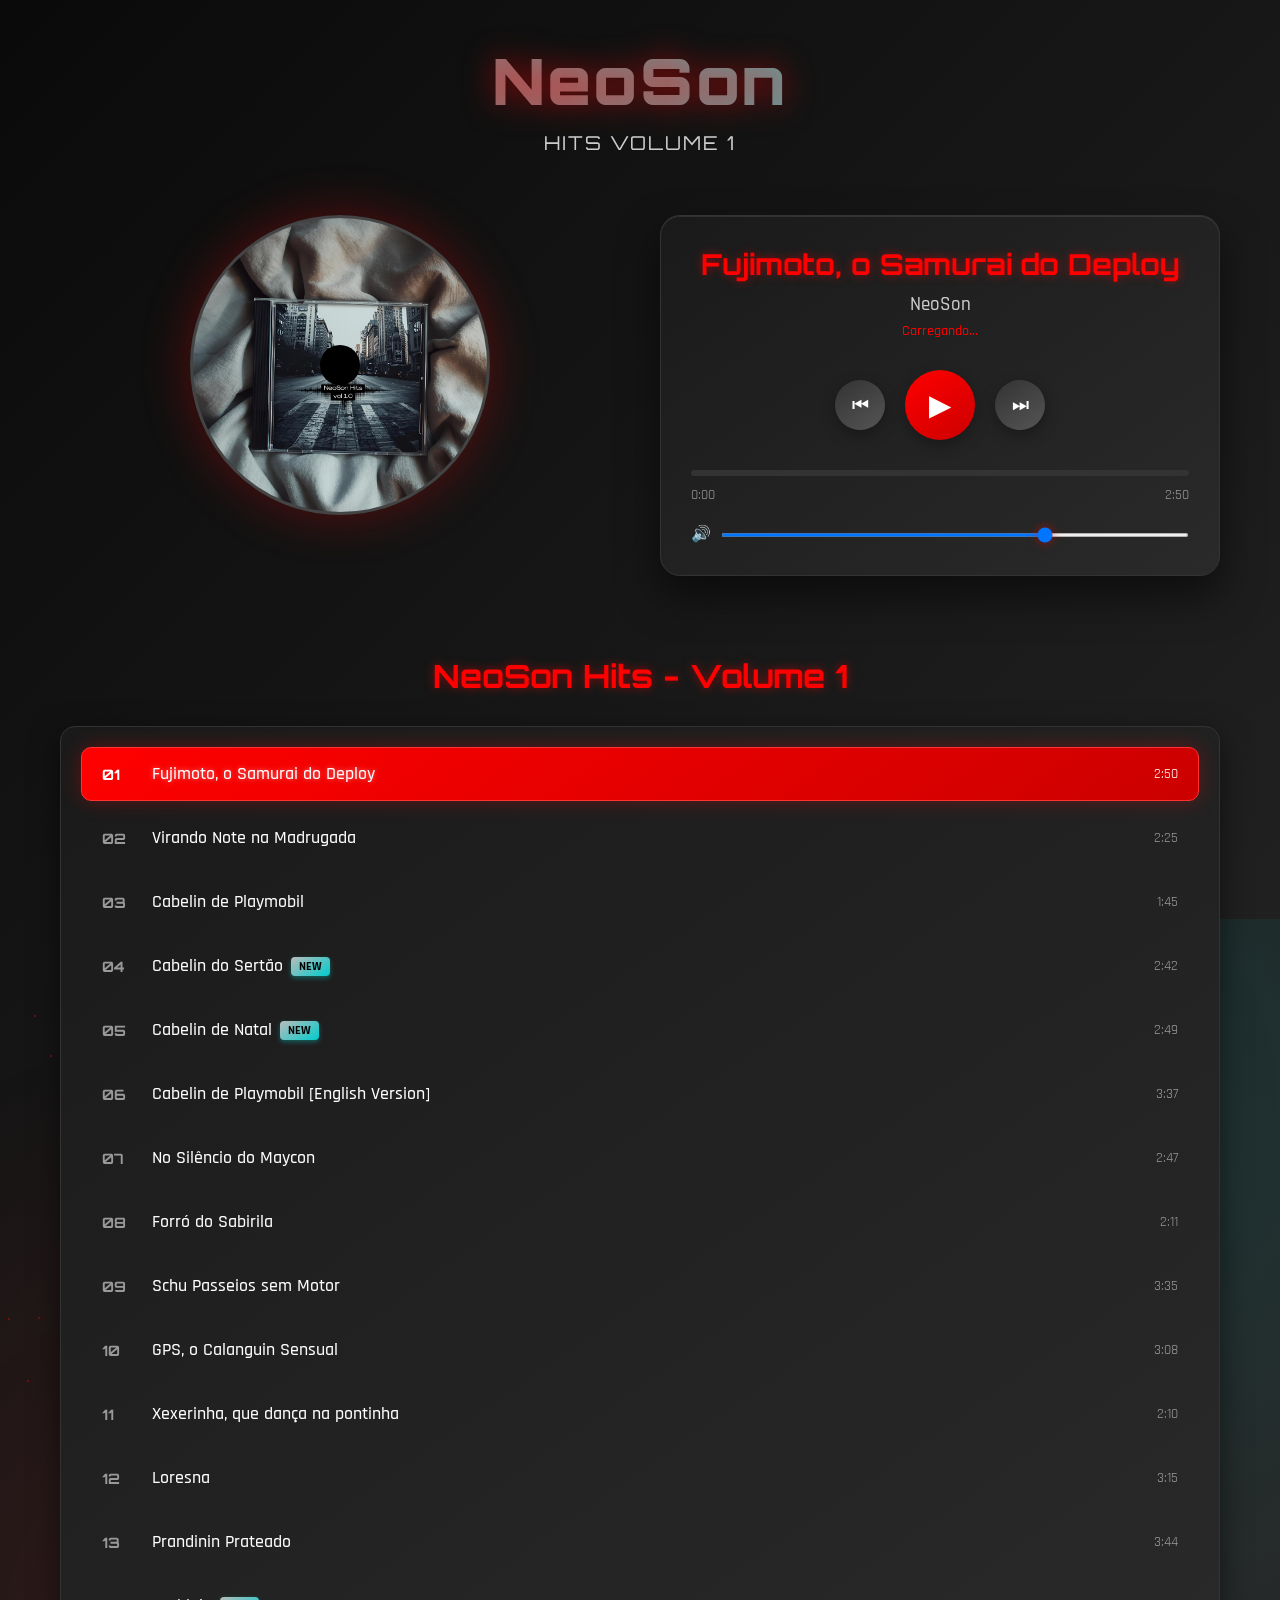
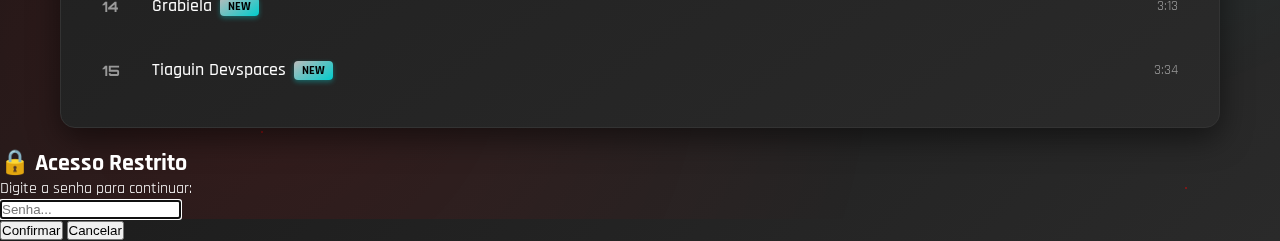
<file: index.html>
<!DOCTYPE html>
<html lang="pt-BR">
<head>
    <meta charset="UTF-8">
    <meta name="viewport" content="width=device-width, initial-scale=1.0">
    <title>NeoSon Hits - Volume 1</title>
    <!-- Google Tag Manager -->
<script>(function(w,d,s,l,i){w[l]=w[l]||[];w[l].push({'gtm.start':
    new Date().getTime(),event:'gtm.js'});var f=d.getElementsByTagName(s)[0],
    j=d.createElement(s),dl=l!='dataLayer'?'&l='+l:'';j.async=true;j.src=
    'https://www.googletagmanager.com/gtm.js?id='+i+dl;f.parentNode.insertBefore(j,f);
    })(window,document,'script','dataLayer','GTM-N2CG6FGM');</script>
    <!-- End Google Tag Manager -->
    <link rel="stylesheet" href="style.css">
    <link href="https://fonts.googleapis.com/css2?family=Orbitron:wght@400;700;900&family=Rajdhani:wght@300;400;500;600;700&display=swap" rel="stylesheet">
</head>
<body>
    <!-- Google Tag Manager (noscript) -->
<noscript><iframe src="https://www.googletagmanager.com/ns.html?id=GTM-N2CG6FGM"
    height="0" width="0" style="display:none;visibility:hidden"></iframe></noscript>
    <!-- End Google Tag Manager (noscript) -->
    <div class="container">
        <!-- Header -->
        <header class="header">
            <div class="logo">
                <h1>NeoSon</h1>
                <span class="subtitle">HITS VOLUME 1</span>
            </div>
        </header>

        <!-- Main Content -->
        <main class="main-content">
            <!-- Album Art Section -->
            <div class="album-section">
                <div class="album-art">
                    <div class="cd-container">
                        <div class="cd">
                            <div class="cd-hole"></div>
                            <img src="capa.png" alt="NeoSon Hits - Capa" class="capa">
                        </div>
                        <div class="cd-internal">
                            <img src="interno.png" alt="NeoSon Hits - CD Interno" class="interno">
                        </div>
                    </div>
                </div>
            </div>

            <!-- Player Section -->
            <div class="player-section">
                <div class="player">
                    <div class="track-info">
                        <h2 class="track-title">Fujimoto, o Samurai do Deploy</h2>
                        <p class="artist">NeoSon</p>
                    </div>
                    
                    <div class="player-controls">
                        <button class="control-btn" id="prevBtn">⏮</button>
                        <button class="control-btn play-pause" id="playPauseBtn">▶</button>
                        <button class="control-btn" id="nextBtn">⏭</button>
                    </div>
                    
                    <div class="progress-container">
                        <div class="progress-bar">
                            <div class="progress" id="progress"></div>
                        </div>
                        <div class="time-display">
                            <span id="currentTime">0:00</span>
                            <span id="duration">0:00</span>
                        </div>
                    </div>
                    
                    <div class="volume-control">
                        <span>🔊</span>
                        <input type="range" id="volumeSlider" min="0" max="100" value="70">
                    </div>
                </div>
            </div>

            <!-- Track List -->
            <div class="tracklist-section">
                <h3>NeoSon Hits - Volume 1</h3>
                <div class="tracklist">
                    <div class="track active" data-track="0">
                        <span class="track-number">01</span>
                        <span class="track-name">Fujimoto, o Samurai do Deploy</span>
                        <span class="track-duration">2:50</span>
                    </div>
                    <div class="track" data-track="1">
                        <span class="track-number">02</span>
                        <span class="track-name">Virando Noite na Madrugada</span>
                        <span class="track-duration">2:25</span>
                    </div>
                    <div class="track" data-track="2">
                        <span class="track-number">03</span>
                        <span class="track-name">Cabelin de Playmobil</span>
                        <span class="track-duration">1:45</span>
                    </div>
                    <div class="track" data-track="11">
                        <span class="track-number">12</span>
                        <span class="track-name">Cabelin do Sertão<span class="chip">NEW</span></span>
                        <span class="track-duration">2:42</span>
                    </div>
                    <div class="track" data-track="12">
                        <span class="track-number">13</span>
                        <span class="track-name">Cabelin de Natal<span class="chip">NEW</span></span>
                        <span class="track-duration">2:49</span>
                    </div>
                    <div class="track" data-track="3">
                        <span class="track-number">04</span>
                        <span class="track-name">Cabelin de Playmobil [English Version]</span>
                        <span class="track-duration">3:37</span>
                    </div>
                    <div class="track" data-track="4">
                        <span class="track-number">05</span>
                        <span class="track-name">No Silêncio do Maycon</span>
                        <span class="track-duration">2:47</span>
                    </div>
                    <div class="track" data-track="5">
                        <span class="track-number">06</span>
                        <span class="track-name">Forró do Sabirila</span>
                        <span class="track-duration">2:11</span>
                    </div>
                    <div class="track" data-track="6">
                        <span class="track-number">07</span>
                        <span class="track-name">Schu Passeios sem Motor</span>
                        <span class="track-duration">3:35</span>
                    </div>
                    <div class="track" data-track="7">
                        <span class="track-number">08</span>
                        <span class="track-name">GPS, o Calanguin Sensual</span>
                        <span class="track-duration">3:08</span>
                    </div>
                    <div class="track" data-track="8">
                        <span class="track-number">09</span>
                        <span class="track-name">Xexerinha, que dança na pontinha<span class="chip">NEW</span></span>
                        <span class="track-duration">2:10</span>
                    </div>
                    <div class="track" data-track="9">
                        <span class="track-number">10</span>
                        <span class="track-name">Loresna<span class="chip">NEW</span></span>
                        <span class="track-duration">2:10</span>
                    </div>
                    <div class="track" data-track="10">
                        <span class="track-number">11</span>
                        <span class="track-name">Prandinin Prateado<span class="chip">NEW</span></span>
                        <span class="track-duration">2:10</span>
                    </div>
                    <div class="track" data-track="13">
                        <span class="track-number">14</span>
                        <span class="track-name">Grabiela<span class="chip">NEW</span></span>
                        <span class="track-duration">3:13</span>
                    </div>
                    <div class="track" data-track="14">
                        <span class="track-number">15</span>
                        <span class="track-name">Tiaguin Devspaces<span class="chip">NEW</span></span>
                        <span class="track-duration">3:34</span>
                    </div>
                </div>
            </div>
        </main>

        <!-- Audio Element -->
        <audio id="audioPlayer" preload="metadata" muted>
            <source src="Ode ao Fujimoto.mp3" type="audio/mpeg">
            Seu navegador não suporta o elemento de áudio.
        </audio>
    </div>

    <!-- Easter Egg Modal -->
    <div id="easterEggModal" class="easter-egg-modal">
        <div class="easter-egg-modal-content">
            <h2>🔒 Acesso Restrito</h2>
            
            <!-- Personagem Animado -->
            <div class="easter-egg-character">
                <div class="character-face">
                    <div class="character-eye left-eye">
                        <div class="eye-lid"></div>
                        <div class="eye-pupil"></div>
                    </div>
                    <div class="character-eye right-eye">
                        <div class="eye-lid"></div>
                        <div class="eye-pupil"></div>
                    </div>
                    <div class="character-mouth"></div>
                </div>
            </div>
            
            <p>Digite a senha para continuar:</p>
            <input type="password" id="easterEggPassword" placeholder="Senha..." autofocus>
            <div class="easter-egg-buttons">
                <button id="easterEggSubmit">Confirmar</button>
                <button id="easterEggCancel">Cancelar</button>
            </div>
            <p id="easterEggError" class="easter-egg-error"></p>
        </div>
    </div>

    <script src="script.js"></script>
</body>
</html>
</file>
<file: style.css>
/* Reset e configurações básicas */
* {
    margin: 0;
    padding: 0;
    box-sizing: border-box;
}

body {
    font-family: 'Rajdhani', sans-serif;
    background: linear-gradient(135deg, #0a0a0a 0%, #1a1a1a 50%, #2a2a2a 100%);
    color: #ffffff;
    min-height: 100vh;
    overflow-x: hidden;
}

/* Efeito de partículas animadas no fundo */
body::before {
    content: '';
    position: fixed;
    top: 0;
    left: 0;
    width: 100%;
    height: 100%;
    background: 
        radial-gradient(circle at 20% 80%, rgba(255, 0, 0, 0.1) 0%, transparent 50%),
        radial-gradient(circle at 80% 20%, rgba(0, 255, 255, 0.1) 0%, transparent 50%),
        radial-gradient(circle at 40% 40%, rgba(255, 255, 0, 0.05) 0%, transparent 50%);
    animation: backgroundPulse 8s ease-in-out infinite alternate;
    z-index: -1;
}

@keyframes backgroundPulse {
    0% { opacity: 0.3; }
    100% { opacity: 0.7; }
}

.container {
    max-width: 1200px;
    margin: 0 auto;
    padding: 20px;
}

/* Header */
.header {
    text-align: center;
    margin-bottom: 40px;
    padding: 20px 0;
}

.logo h1 {
    font-family: 'Orbitron', monospace;
    font-size: 4rem;
    font-weight: 900;
    background: linear-gradient(45deg, #ff0000, #00ffff, #ffff00, #ff0000);
    background-size: 400% 400%;
    -webkit-background-clip: text;
    -webkit-text-fill-color: transparent;
    background-clip: text;
    animation: gradientShift 3s ease-in-out infinite;
    text-shadow: 0 0 30px rgba(255, 0, 0, 0.5);
    letter-spacing: 3px;
}

.logo .subtitle {
    font-family: 'Orbitron', monospace;
    font-size: 1.2rem;
    color: #cccccc;
    letter-spacing: 2px;
    display: block;
    margin-top: 10px;
    text-transform: uppercase;
}

@keyframes gradientShift {
    0%, 100% { background-position: 0% 50%; }
    50% { background-position: 100% 50%; }
}

/* Main Content */
.main-content {
    display: grid;
    grid-template-columns: 1fr 1fr;
    gap: 40px;
    align-items: start;
}

/* Album Section */
.album-section {
    display: flex;
    justify-content: center;
    align-items: center;
}

.cd-container {
    position: relative;
    width: 300px;
    height: 300px;
    perspective: 1000px;
}

.cd {
    width: 100%;
    height: 100%;
    border-radius: 50%;
    background: linear-gradient(45deg, #333, #666, #333);
    position: relative;
    box-shadow: 
        0 0 50px rgba(255, 0, 0, 0.3),
        inset 0 0 50px rgba(0, 0, 0, 0.5);
    animation: cdRotate 20s linear infinite;
    border: 3px solid #444;
}

.cd-hole {
    position: absolute;
    top: 50%;
    left: 50%;
    transform: translate(-50%, -50%);
    width: 40px;
    height: 40px;
    border-radius: 50%;
    background: #000;
    z-index: 2;
}

.capa {
    width: 100%;
    height: 100%;
    border-radius: 50%;
    object-fit: cover;
    position: absolute;
    top: 0;
    left: 0;
    z-index: 1;
}

.cd-internal {
    position: absolute;
    top: 50%;
    left: 50%;
    transform: translate(-50%, -50%);
    width: 200px;
    height: 200px;
    border-radius: 50%;
    overflow: hidden;
    z-index: 0;
}

.interno {
    width: 100%;
    height: 100%;
    object-fit: cover;
    border-radius: 50%;
}

@keyframes cdRotate {
    from { transform: rotate(0deg); }
    to { transform: rotate(360deg); }
}

/* Player Section */
.player-section {
    display: flex;
    flex-direction: column;
    justify-content: center;
    height: 100%;
}

.player {
    background: linear-gradient(145deg, #1a1a1a, #2a2a2a);
    border-radius: 20px;
    padding: 30px;
    box-shadow: 
        0 20px 40px rgba(0, 0, 0, 0.5),
        inset 0 1px 0 rgba(255, 255, 255, 0.1);
    border: 1px solid #333;
}

.track-info {
    text-align: center;
    margin-bottom: 30px;
}

.track-title {
    font-family: 'Orbitron', monospace;
    font-size: 1.8rem;
    color: #ff0000;
    margin-bottom: 10px;
    text-shadow: 0 0 10px rgba(255, 0, 0, 0.5);
}

.artist {
    font-size: 1.2rem;
    color: #cccccc;
    font-weight: 500;
}

.player-controls {
    display: flex;
    justify-content: center;
    align-items: center;
    gap: 20px;
    margin-bottom: 30px;
}

.control-btn {
    background: linear-gradient(145deg, #333, #555);
    border: none;
    border-radius: 50%;
    width: 50px;
    height: 50px;
    color: #fff;
    font-size: 1.2rem;
    cursor: pointer;
    transition: all 0.3s ease;
    box-shadow: 0 5px 15px rgba(0, 0, 0, 0.3);
}

.control-btn:hover {
    background: linear-gradient(145deg, #555, #777);
    transform: translateY(-2px);
    box-shadow: 0 8px 20px rgba(255, 0, 0, 0.3);
}

.play-pause {
    width: 70px;
    height: 70px;
    font-size: 1.8rem;
    background: linear-gradient(145deg, #ff0000, #cc0000);
}

.play-pause:hover {
    background: linear-gradient(145deg, #ff3333, #ff0000);
    box-shadow: 0 8px 25px rgba(255, 0, 0, 0.5);
}

.progress-container {
    margin-bottom: 20px;
}

.progress-bar {
    width: 100%;
    height: 6px;
    background: #333;
    border-radius: 3px;
    overflow: hidden;
    margin-bottom: 10px;
    cursor: pointer;
}

.progress {
    height: 100%;
    background: linear-gradient(90deg, #ff0000, #00ffff);
    width: 0%;
    transition: width 0.1s ease;
    border-radius: 3px;
}

.time-display {
    display: flex;
    justify-content: space-between;
    font-size: 0.9rem;
    color: #999;
}

.volume-control {
    display: flex;
    align-items: center;
    gap: 10px;
}

.volume-control input[type="range"] {
    flex: 1;
    height: 4px;
    background: #333;
    border-radius: 2px;
    outline: none;
    cursor: pointer;
}

.volume-control input[type="range"]::-webkit-slider-thumb {
    appearance: none;
    width: 16px;
    height: 16px;
    background: #ff0000;
    border-radius: 50%;
    cursor: pointer;
    box-shadow: 0 0 10px rgba(255, 0, 0, 0.5);
}

/* Tracklist Section */
.tracklist-section {
    grid-column: 1 / -1;
    margin-top: 40px;
}

.tracklist-section h3 {
    font-family: 'Orbitron', monospace;
    font-size: 2rem;
    color: #ff0000;
    text-align: center;
    margin-bottom: 30px;
    text-shadow: 0 0 10px rgba(255, 0, 0, 0.5);
}

.tracklist {
    background: linear-gradient(145deg, #1a1a1a, #2a2a2a);
    border-radius: 15px;
    padding: 20px;
    box-shadow: 0 10px 30px rgba(0, 0, 0, 0.5);
    border: 1px solid #333;
}

.track {
    display: grid;
    grid-template-columns: 50px 1fr 60px;
    align-items: center;
    padding: 15px 20px;
    border-radius: 10px;
    margin-bottom: 10px;
    cursor: pointer;
    transition: all 0.3s ease;
    border: 1px solid transparent;
}

.track:hover {
    background: linear-gradient(145deg, #2a2a2a, #3a3a3a);
    border-color: #ff0000;
    transform: translateX(10px);
}

.track.active {
    background: linear-gradient(145deg, #ff0000, #cc0000);
    border-color: #ff3333;
    box-shadow: 0 0 20px rgba(255, 0, 0, 0.3);
}

.track-number {
    font-family: 'Orbitron', monospace;
    font-weight: 700;
    color: #999;
    font-size: 0.9rem;
}

.track.active .track-number {
    color: #fff;
}

.track-name {
    font-size: 1.1rem;
    font-weight: 500;
    color: #fff;
    display: flex;
    align-items: center;
    gap: 8px;
}

.chip {
    display: inline-flex;
    align-items: center;
    justify-content: center;
    font-size: 0.75rem;
    font-weight: 700;
    padding: 2px 8px;
    border-radius: 4px;
    background: linear-gradient(145deg, #bbbbbb, #00cccc);
    color: #000;
    text-shadow: none;
    box-shadow: 0 2px 5px rgba(0, 255, 255, 0.3);
}

.track.active .track-name {
    color: #fff;
    text-shadow: 0 0 5px rgba(255, 255, 255, 0.5);
}

.track-duration {
    font-size: 0.9rem;
    color: #999;
    text-align: right;
}

.track.active .track-duration {
    color: #fff;
}

/* Responsive Design */
@media (max-width: 768px) {
    .main-content {
        grid-template-columns: 1fr;
        gap: 30px;
    }
    
    .logo h1 {
        font-size: 2.5rem;
    }
    
    .cd-container {
        width: 250px;
        height: 250px;
    }
    
    .player {
        padding: 20px;
    }
    
    .track-title {
        font-size: 1.4rem;
    }
    
    .tracklist-section h3 {
        font-size: 1.5rem;
    }
    
    .track {
        grid-template-columns: 40px 1fr 50px;
        padding: 12px 15px;
    }
    
    .track-name {
        font-size: 1rem;
    }
}

@media (max-width: 480px) {
    .container {
        padding: 10px;
    }
    
    .logo h1 {
        font-size: 2rem;
    }
    
    .cd-container {
        width: 200px;
        height: 200px;
    }
    
    .player-controls {
        gap: 15px;
    }
    
    .control-btn {
        width: 45px;
        height: 45px;
        font-size: 1rem;
    }
    
    .play-pause {
        width: 60px;
        height: 60px;
        font-size: 1.5rem;
    }
}

/* Animações extras */
@keyframes pulse {
    0%, 100% { transform: scale(1); }
    50% { transform: scale(1.05); }
}

.track.active {
    animation: pulse 2s ease-in-out infinite;
}

/* Efeito de glitch no título */
.logo h1:hover {
    animation: glitch 0.3s ease-in-out;
}

@keyframes glitch {
    0%, 100% { transform: translate(0); }
    20% { transform: translate(-2px, 2px); }
    40% { transform: translate(-2px, -2px); }
    60% { transform: translate(2px, 2px); }
    80% { transform: translate(2px, -2px); }
}
</file>
